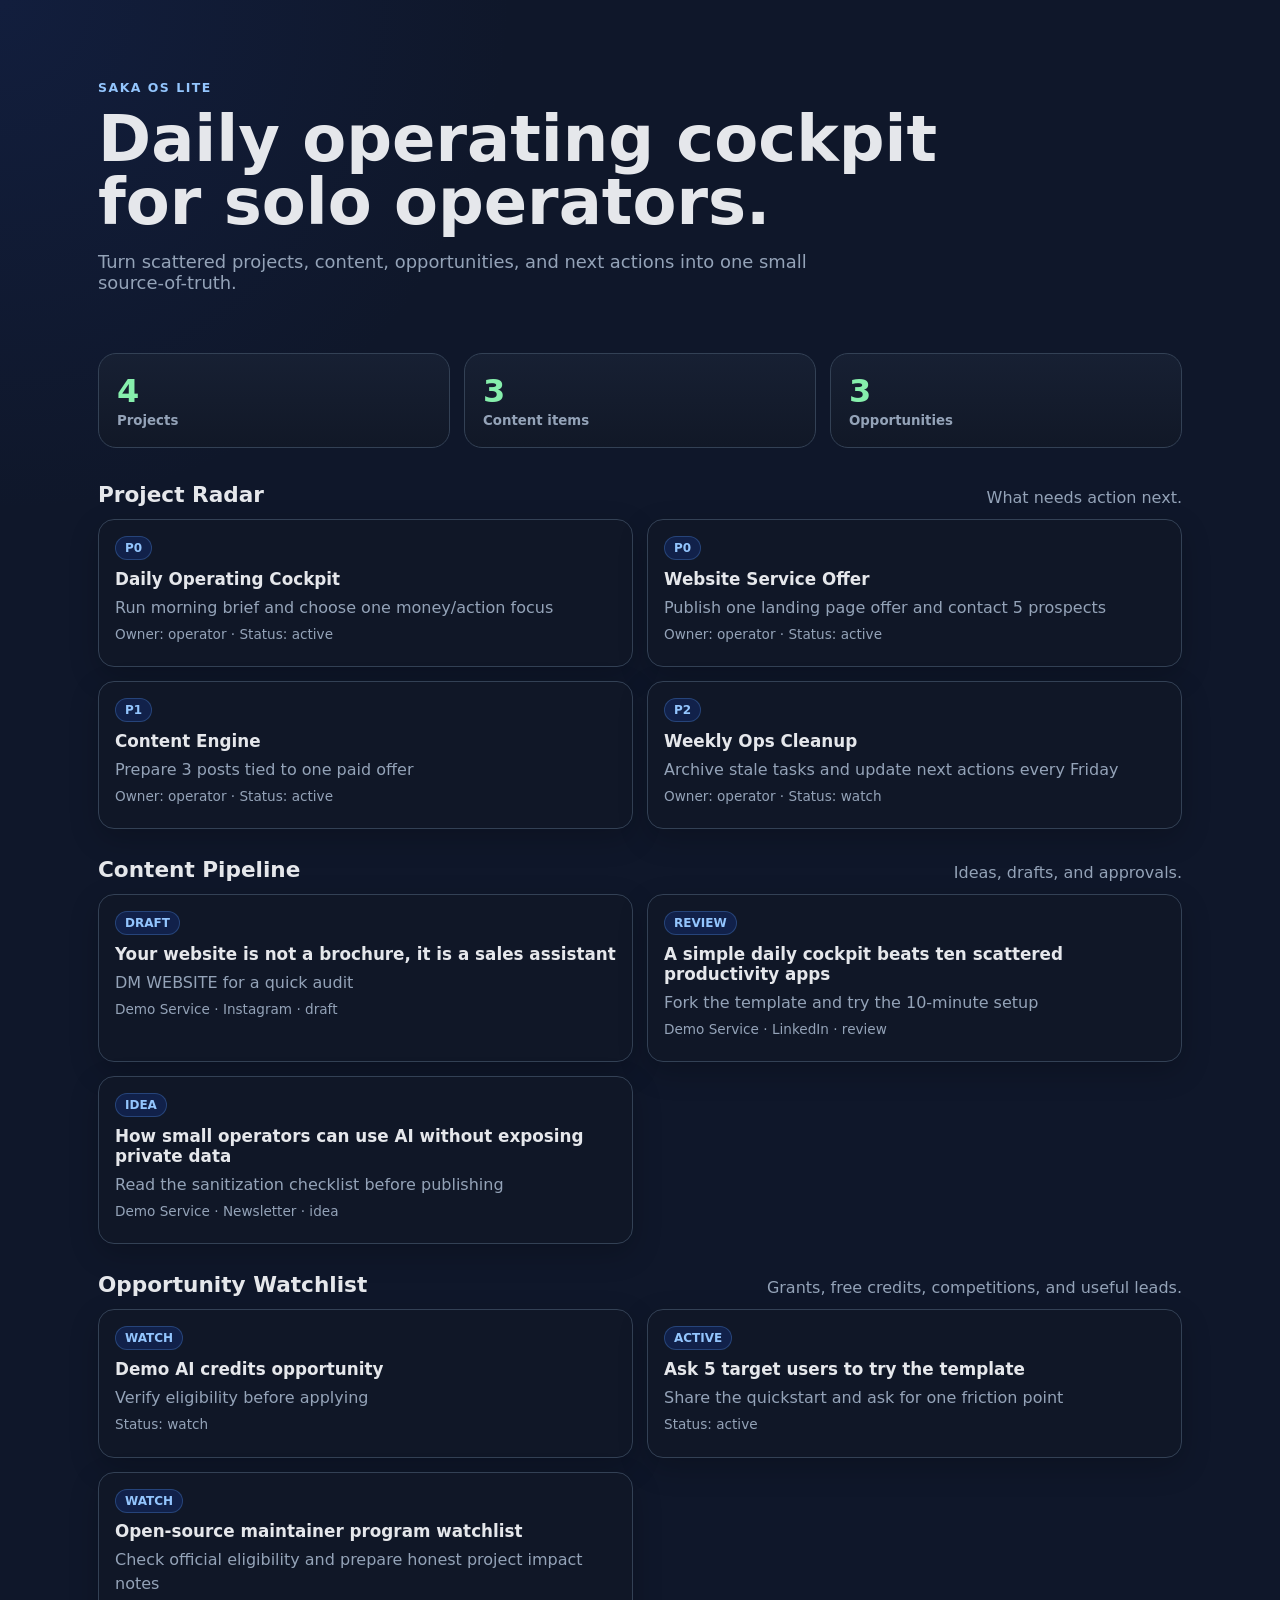
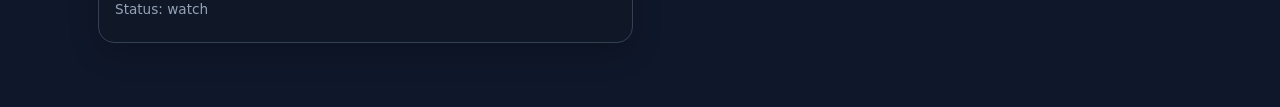
<file: dashboard/index.html>
<!doctype html>
<html lang="en">
<head>
  <meta charset="utf-8">
  <meta name="viewport" content="width=device-width, initial-scale=1">
  <title>SAKA OS Lite</title>
  <meta name="description" content="A simple AI-assisted daily operating cockpit for solo founders and small-business operators.">
  <link rel="stylesheet" href="style.css">
</head>
<body>
  <main>
    <header class="hero">
      <p class="eyebrow">SAKA OS Lite</p>
      <h1>Daily operating cockpit for solo operators.</h1>
      <p class="lead">Turn scattered projects, content, opportunities, and next actions into one small source-of-truth.</p>
    </header>

    <section class="summary" aria-label="Summary cards">
      <article class="metric"><span id="projectCount">0</span><small>Projects</small></article>
      <article class="metric"><span id="contentCount">0</span><small>Content items</small></article>
      <article class="metric"><span id="opportunityCount">0</span><small>Opportunities</small></article>
    </section>

    <section aria-labelledby="projectsTitle">
      <div class="section-head">
        <h2 id="projectsTitle">Project Radar</h2>
        <p>What needs action next.</p>
      </div>
      <div id="projects" class="grid"></div>
    </section>

    <section aria-labelledby="contentTitle">
      <div class="section-head">
        <h2 id="contentTitle">Content Pipeline</h2>
        <p>Ideas, drafts, and approvals.</p>
      </div>
      <div id="content" class="grid"></div>
    </section>

    <section aria-labelledby="opportunitiesTitle">
      <div class="section-head">
        <h2 id="opportunitiesTitle">Opportunity Watchlist</h2>
        <p>Grants, free credits, competitions, and useful leads.</p>
      </div>
      <div id="opportunities" class="grid"></div>
    </section>
  </main>
  <script src="app-data.js"></script>
  <script src="app.js"></script>
</body>
</html>
</file>
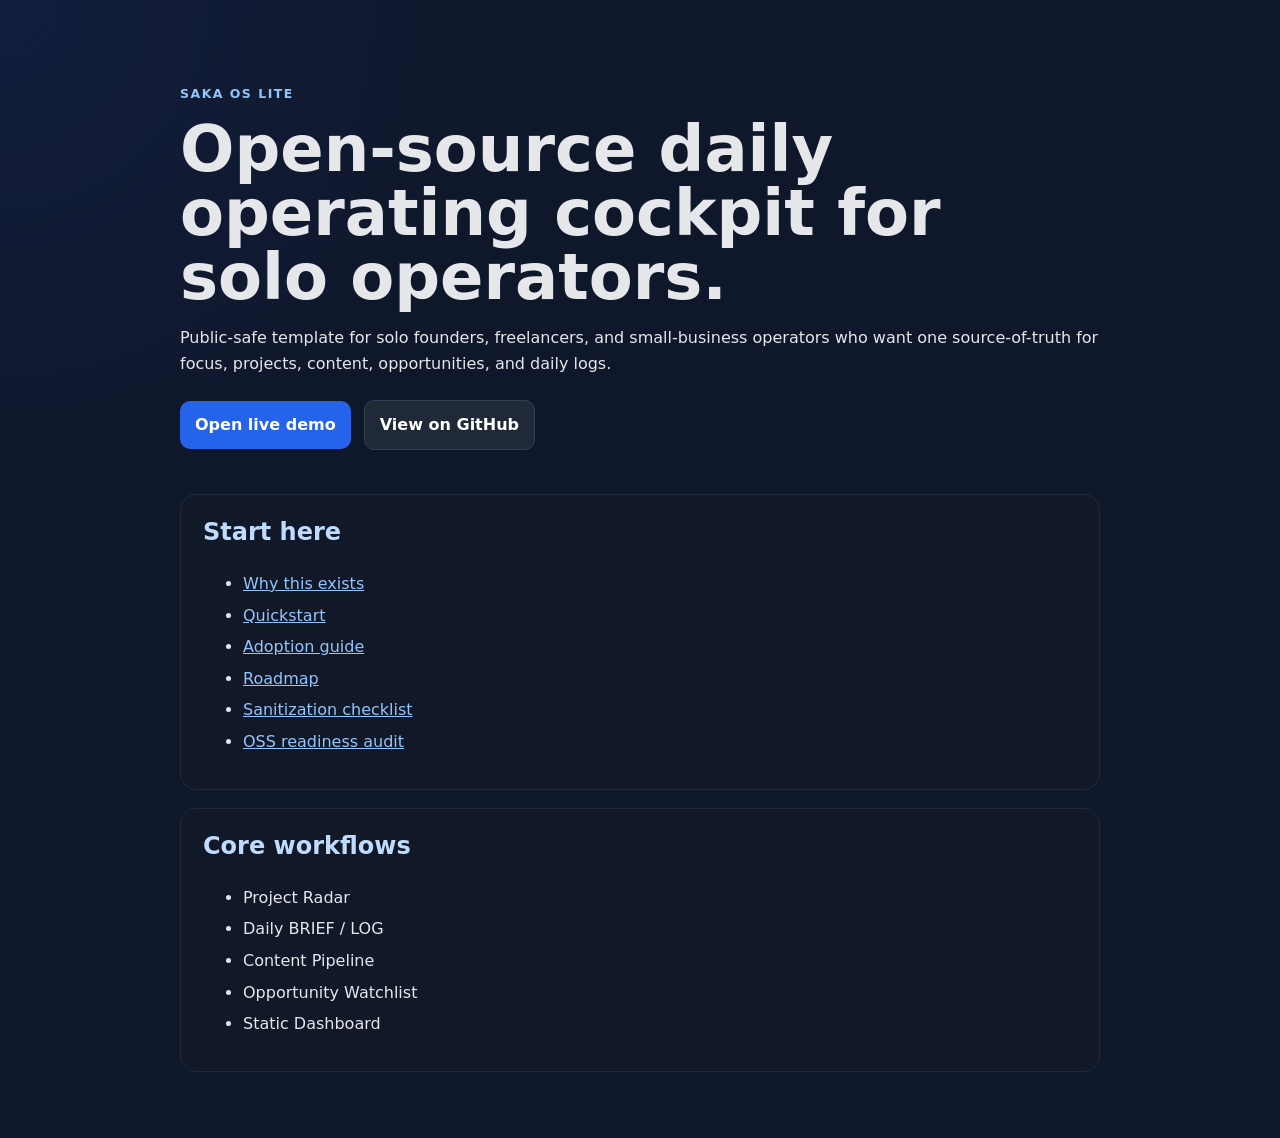
<file: docs/index.html>
<!doctype html>
<html lang="en">
<head>
  <meta charset="utf-8">
  <meta name="viewport" content="width=device-width,initial-scale=1">
  <title>SAKA OS Lite</title>
  <meta name="description" content="Open-source AI-assisted daily operating cockpit for solo founders and small-business operators.">
  <link rel="stylesheet" href="style.css">
</head>
<body>
  <main>
    <header class="hero">
      <p class="eyebrow">SAKA OS Lite</p>
      <h1>Open-source daily operating cockpit for solo operators.</h1>
      <p>Public-safe template for solo founders, freelancers, and small-business operators who want one source-of-truth for focus, projects, content, opportunities, and daily logs.</p>
      <p>
        <a class="btn" href="demo/">Open live demo</a>
        <a class="btn secondary" href="https://github.com/aiwkgb/saka-os-lite">View on GitHub</a>
      </p>
    </header>

    <section>
      <h2>Start here</h2>
      <ul>
        <li><a href="https://github.com/aiwkgb/saka-os-lite/blob/main/docs/WHY.md">Why this exists</a></li>
        <li><a href="https://github.com/aiwkgb/saka-os-lite/blob/main/docs/QUICKSTART.md">Quickstart</a></li>
        <li><a href="https://github.com/aiwkgb/saka-os-lite/blob/main/docs/ADOPTION.md">Adoption guide</a></li>
        <li><a href="https://github.com/aiwkgb/saka-os-lite/blob/main/docs/ROADMAP.md">Roadmap</a></li>
        <li><a href="https://github.com/aiwkgb/saka-os-lite/blob/main/docs/SANITIZATION.md">Sanitization checklist</a></li>
        <li><a href="https://github.com/aiwkgb/saka-os-lite/blob/main/docs/OSS_READINESS_AUDIT.md">OSS readiness audit</a></li>
      </ul>
    </section>

    <section>
      <h2>Core workflows</h2>
      <ul>
        <li>Project Radar</li>
        <li>Daily BRIEF / LOG</li>
        <li>Content Pipeline</li>
        <li>Opportunity Watchlist</li>
        <li>Static Dashboard</li>
      </ul>
    </section>
  </main>
</body>
</html>
</file>
<file: dashboard/style.css>
:root{color-scheme:dark;--bg:#0f172a;--panel:#111827;--panel2:#172033;--border:#334155;--text:#e5e7eb;--muted:#94a3b8;--accent:#93c5fd;--ok:#86efac;--warn:#fde68a}*{box-sizing:border-box}body{font-family:Inter,ui-sans-serif,system-ui,-apple-system,BlinkMacSystemFont,"Segoe UI",sans-serif;background:radial-gradient(circle at top left,#1e3a8a33,transparent 32rem),var(--bg);color:var(--text);margin:0}main{max-width:1120px;margin:0 auto;padding:32px 18px 64px}.hero{padding:36px 0 22px}.eyebrow{color:var(--accent);font-weight:800;letter-spacing:.12em;text-transform:uppercase;font-size:.78rem}.hero h1{font-size:clamp(2rem,5vw,4.25rem);line-height:.98;margin:.2rem 0 1rem;max-width:860px}.lead{color:var(--muted);font-size:1.12rem;max-width:720px}.summary{display:grid;grid-template-columns:repeat(3,minmax(0,1fr));gap:14px;margin:20px 0 34px}.metric{background:linear-gradient(180deg,var(--panel2),var(--panel));border:1px solid var(--border);border-radius:18px;padding:18px}.metric span{display:block;font-size:2rem;font-weight:900;color:var(--ok)}.metric small{color:var(--muted);font-weight:700}.section-head{display:flex;align-items:end;justify-content:space-between;gap:16px;margin-top:28px}.section-head h2{margin:0;font-size:1.35rem}.section-head p{margin:0;color:var(--muted)}.grid{display:grid;grid-template-columns:repeat(2,minmax(0,1fr));gap:14px;margin-top:12px}.card{background:rgba(17,24,39,.9);border:1px solid var(--border);border-radius:16px;padding:16px;box-shadow:0 10px 30px #0003}.card h3{margin:.55rem 0 .45rem;font-size:1.05rem}.card p{margin:.35rem 0;color:var(--muted);line-height:1.45}.tag{display:inline-flex;gap:6px;align-items:center;color:var(--accent);background:#1d4ed833;border:1px solid #60a5fa44;border-radius:999px;padding:4px 9px;font-size:.75rem;font-weight:800;text-transform:uppercase}.meta{font-size:.85rem;color:var(--warn)}.empty{color:var(--muted);border:1px dashed var(--border);border-radius:14px;padding:18px}@media (max-width:720px){main{padding:24px 14px 48px}.summary,.grid{grid-template-columns:1fr}.section-head{display:block}.section-head p{margin-top:4px}}
</file>
<file: docs/style.css>
body{font-family:Inter,system-ui,-apple-system,BlinkMacSystemFont,"Segoe UI",sans-serif;margin:0;background:radial-gradient(circle at top left,#1e3a8a33,transparent 32rem),#0f172a;color:#e5e7eb;line-height:1.6}main{max-width:920px;margin:0 auto;padding:48px 20px}.hero{padding:24px 0 10px}.eyebrow{color:#93c5fd;font-weight:800;letter-spacing:.12em;text-transform:uppercase;font-size:.78rem}h1{font-size:clamp(2.2rem,5vw,4rem);line-height:1;margin:8px 0 16px;max-width:820px}h2{margin-top:0;color:#bfdbfe}a{color:#93c5fd}.btn{display:inline-block;margin:8px 8px 0 0;padding:11px 15px;background:#2563eb;color:white;border-radius:10px;text-decoration:none;font-weight:800}.btn.secondary{background:#1f2937;border:1px solid #334155}section{background:#111827;border:1px solid #1f2937;border-radius:16px;padding:18px 22px;margin:18px 0}li{margin:6px 0}
</file>
